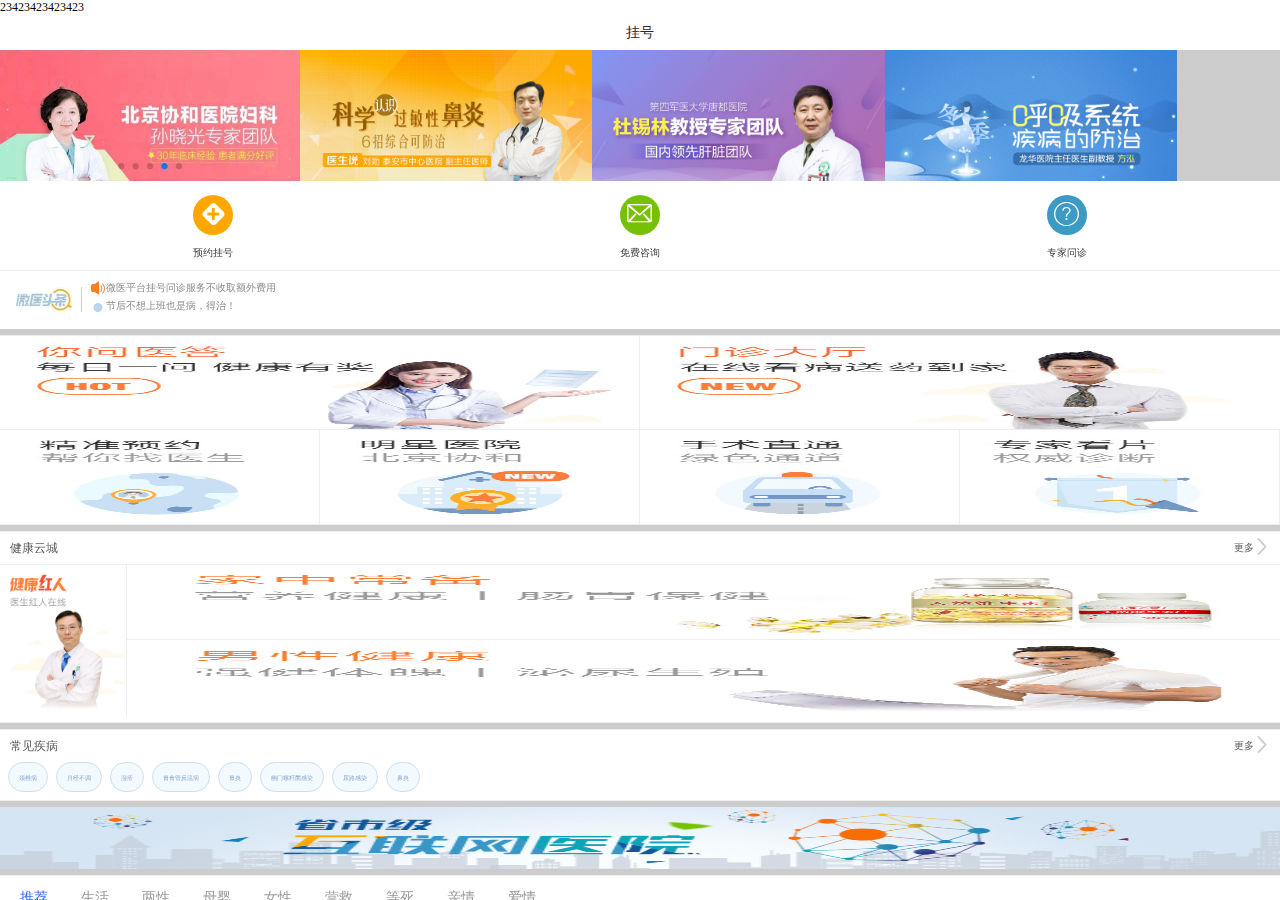
<file: index.html>
<!doctype html>
<html lang="en">
<head>
	<meta charset="UTF-8">
	<!-- 宽度为设备宽度，初始缩放比例为一，用户最小最大缩放比例为一，不允许用户手机缩放 -->
	<meta name="viewport" content="width=device-width,initial-scale=1,maximum-scale=1,minimum-scale=1,user-scalable=no">
	<!-- 禁止iOS设备将数字作为拨号连接、邮箱自动发送，点击地图跳转 -->
	<meta name="format-detection" content="telephone=no,email=no,adress=no">
	<!-- 强制全屏显示 -->
	<meta name="full-screen" content="yes">
	<!-- 开启对webapp的支持 -->
	<meta name="apple-mobile-web-app-capable" content="yes">
	<!-- webapp应用下状态条(平模顶部条)的颜色，默认值为default(白色或黑色半透明) -->
	<meta name="apple-mobile-web-app-status-bar-style" content="black-translucent">
	<!-- 禁止浏览器从缓存中访问页面内容 -->
	<meta http-epuiv="Pragma" content="no-cache">
	<title>Document</title>
	<link type="text/css" rel="stylesheet" href="css/style.css">
	<link type="text/css" rel="stylesheet" href="font/iconfont.css">
	<link type="text/css" rel="stylesheet" href="css/swiper.min.css">
</head>
<body>
	<div class="container">23423423423423
		<div class="main">
			<section class="registration">
				<header class="header">
					<h3>挂号</h3>
				</header>
				<div class="registration-con" id="registration">
					<div>
						<div class="banner" id="banner">
							<ul class="bannerSlide">
								<li class="on"><img src="img/banner1.jpg" alt=""></li>
								<li><img src="img/banner2.jpg" alt=""></li>
								<li><img src="img/banner3.jpg" alt=""></li>
								<li><img src="img/banner4.jpg" alt=""></li>
							</ul>
						</div>
						<nav class="r-nav">
							<a href="javascript:;">
								<i class="iconfont">&#xe724;</i>
								<b>预约挂号</b>
							</a>
							<a href="javascript:;">
								<i class="iconfont">&#xe6c1;</i>
								<b>免费咨询</b>
							</a>
							<a href="javascript:;">
								<i class="iconfont">&#xe605;</i>
								<b>专家问诊</b>
							</a>
						</nav>
						<div class="r-headline">
							<dl>
								<dt>
									<img src="img/headline1.jpg" alt="">
								</dt>
								<dd>
									<p><i class="iconfont">&#xf0003;</i><b>微医平台挂号问诊服务不收取额外费用</b></p>
									<span><em class="iconfont">&#xe60b;</em><b>节后不想上班也是病，得治！</b></span>
								</dd>
							</dl>
						</div>
						<div class="custom-entry">
							<div class="custom-entry-top">
								<img src="img/custom2.jpg" alt="">
								<img src="img/custom1.jpg" alt="">
							</div>
							<div class="custom-entry-bto">
								<img src="img/custom3.jpg" alt="">
								<img src="img/custom4.jpg" alt="">
								<img src="img/custom5.jpg" alt="">
								<img src="img/custom6.jpg" alt="">
							</div>
						</div>
						<div class="health-cloud">
							<div class="x-title">
								<h2>健康云城</h2>
								<p><b>更多</b><i class="iconfont">&#xe627;</i></p>
							</div>
							<div class="r-health">
								<div class="r-health-left">
									<img src="img/health1.jpg" alt="">
								</div>
								<div class="r-health-right">
									<img src="img/health2.jpg" alt="">
									<img src="img/health3.jpg" alt="">
								</div>
							</div>
						</div>
						<div class="ordinary">
							<div class="x-title">
								<h2>常见疾病</h2>
								<p><b>更多</b><i class="iconfont">&#xe627;</i></p>
							</div>
							<div class="ordinary-option">
								<a href="javascript:;">颈椎病</a>
								<a href="javascript:;">月经不调</a>
								<a href="javascript:;">湿疹</a>
								<a href="javascript:;">胃食管反流病</a>
								<a href="javascript:;">胃炎</a>
								<a href="javascript:;">幽门螺杆菌感染</a>
								<a href="javascript:;">尿路感染</a>
								<a href="javascript:;">鼻炎</a>
							</div>
						</div>
						<div class="r-ad">
							<img src="img/ban.png" alt="">
						</div>
						<div class="little-main">
							<nav class="little-nav" id="little-nav">
								<div>
									<a href="javascript:;" class="little-nav-on">推荐</a>
									<a href="javascript:;">生活</a>
									<a href="javascript:;">两性</a>
									<a href="javascript:;">母婴</a>
									<a href="javascript:;">女性</a>
									<a href="javascript:;">营救</a>
									<a href="javascript:;">等死</a>
									<a href="javascript:;">亲情</a>
									<a href="javascript:;">爱情</a>
								</div>
							</nav>
							<div class="little-main-con">
								<dl>
									<dt>
										<img src="img/con1.jpg" alt="">
									</dt>
									<dd>
										<h2>节后不想上班也是病，得治！</h2>
										<p>老板，生病了能请假吗？</p>
									</dd>
								</dl>
								<dl>
									<dt>
										<img src="img/con2.jpg" alt="">
									</dt>
									<dd>
										<h2>为什么你的黑眼圈总是消不掉</h2>
										<p>是色素沉着、皮肤老化，还是脂肪流失？</p>
									</dd>
								</dl>
								<dl>
									<dt>
										<img src="img/con3.jpg" alt="">
									</dt>
									<dd>
										<h2>遗精这件事，伤不伤身体</h2>
										<p>多久一次才算正常</p>
									</dd>
								</dl>
								<dl>
									<dt>
										<img src="img/con4.jpg" alt="">
									</dt>
									<dd>
										<h2>听说，准妈妈血型不对易流产</h2>
										<p>这些产前检查能帮到你！</p>
									</dd>
								</dl>
								<dl>
									<dt>
										<img src="img/con5.jpg" alt="">
									</dt>
									<dd>
										<h2>爱吃海鲜易得肾结石，真假？</h2>
										<p>听说不爱喝水也有影响</p>
									</dd>
								</dl>
							</div>
						</div>
					</div>
				</div>
			</section>
		</div>
		<footer class="footer">
			
		</footer>
	</div>
</body>
<script type="text/javascript" src="js/zepto.min.js"></script>
<script type="text/javascript" src="js/swiper.min.js"></script>
<script type="text/javascript" src="js/iscroll5.js"></script>
<script type="text/javascript" src="js/index.js"></script>
<script type="text/javascript" src="js/registration.js"></script>
</html>
</file>
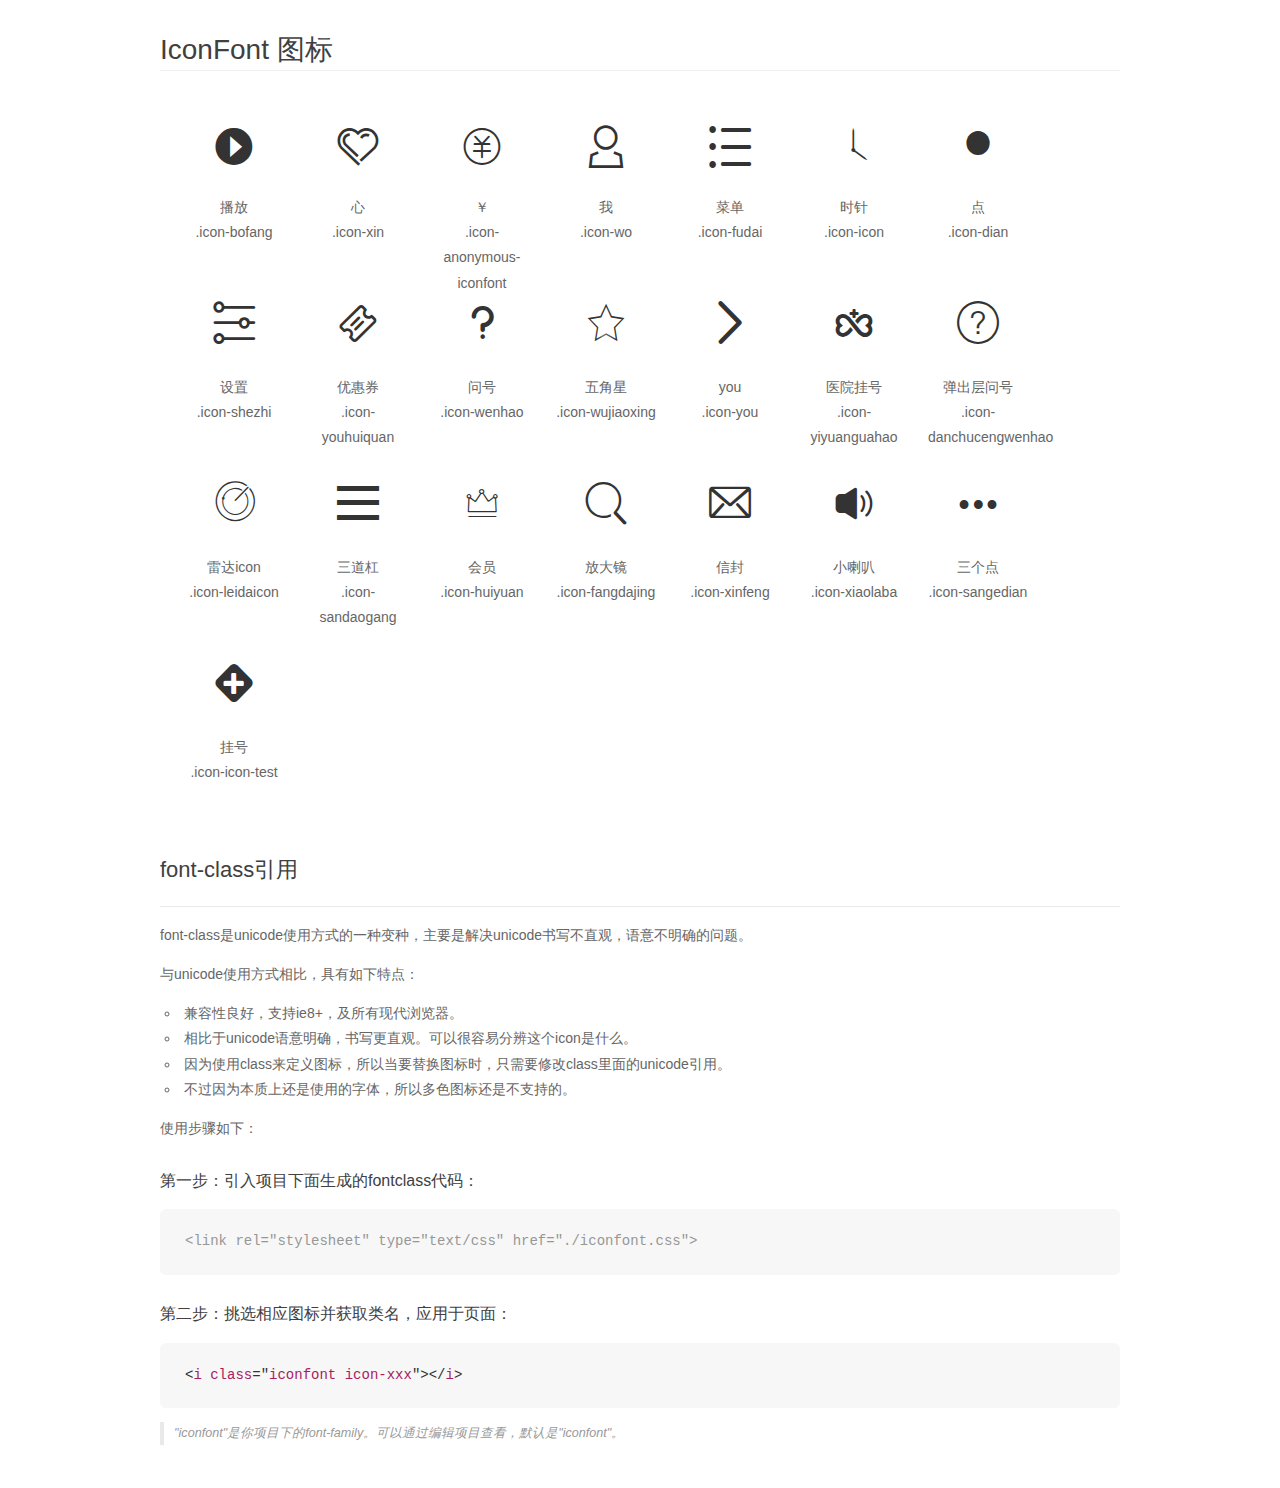
<file: font/demo_fontclass.html>
<!DOCTYPE html>
<html>
<head>
    <meta charset="utf-8"/>
    <title>IconFont</title>
    <link rel="stylesheet" href="demo.css">
    <link rel="stylesheet" href="iconfont.css">
</head>
<body>
    <div class="main markdown">
        <h1>IconFont 图标</h1>
        <ul class="icon_lists clear">
            
                <li>
                <i class="icon iconfont icon-bofang"></i>
                    <div class="name">播放</div>
                    <div class="fontclass">.icon-bofang</div>
                </li>
            
                <li>
                <i class="icon iconfont icon-xin"></i>
                    <div class="name">心</div>
                    <div class="fontclass">.icon-xin</div>
                </li>
            
                <li>
                <i class="icon iconfont icon-anonymous-iconfont"></i>
                    <div class="name">￥</div>
                    <div class="fontclass">.icon-anonymous-iconfont</div>
                </li>
            
                <li>
                <i class="icon iconfont icon-wo"></i>
                    <div class="name">我</div>
                    <div class="fontclass">.icon-wo</div>
                </li>
            
                <li>
                <i class="icon iconfont icon-fudai"></i>
                    <div class="name">菜单</div>
                    <div class="fontclass">.icon-fudai</div>
                </li>
            
                <li>
                <i class="icon iconfont icon-icon"></i>
                    <div class="name">时针</div>
                    <div class="fontclass">.icon-icon</div>
                </li>
            
                <li>
                <i class="icon iconfont icon-dian"></i>
                    <div class="name">点</div>
                    <div class="fontclass">.icon-dian</div>
                </li>
            
                <li>
                <i class="icon iconfont icon-shezhi"></i>
                    <div class="name">设置</div>
                    <div class="fontclass">.icon-shezhi</div>
                </li>
            
                <li>
                <i class="icon iconfont icon-youhuiquan"></i>
                    <div class="name">优惠券</div>
                    <div class="fontclass">.icon-youhuiquan</div>
                </li>
            
                <li>
                <i class="icon iconfont icon-wenhao"></i>
                    <div class="name">问号</div>
                    <div class="fontclass">.icon-wenhao</div>
                </li>
            
                <li>
                <i class="icon iconfont icon-wujiaoxing"></i>
                    <div class="name">五角星</div>
                    <div class="fontclass">.icon-wujiaoxing</div>
                </li>
            
                <li>
                <i class="icon iconfont icon-you"></i>
                    <div class="name">you</div>
                    <div class="fontclass">.icon-you</div>
                </li>
            
                <li>
                <i class="icon iconfont icon-yiyuanguahao"></i>
                    <div class="name">医院挂号</div>
                    <div class="fontclass">.icon-yiyuanguahao</div>
                </li>
            
                <li>
                <i class="icon iconfont icon-danchucengwenhao"></i>
                    <div class="name">弹出层问号</div>
                    <div class="fontclass">.icon-danchucengwenhao</div>
                </li>
            
                <li>
                <i class="icon iconfont icon-leidaicon"></i>
                    <div class="name">雷达icon</div>
                    <div class="fontclass">.icon-leidaicon</div>
                </li>
            
                <li>
                <i class="icon iconfont icon-sandaogang"></i>
                    <div class="name">三道杠</div>
                    <div class="fontclass">.icon-sandaogang</div>
                </li>
            
                <li>
                <i class="icon iconfont icon-huiyuan"></i>
                    <div class="name">会员</div>
                    <div class="fontclass">.icon-huiyuan</div>
                </li>
            
                <li>
                <i class="icon iconfont icon-fangdajing"></i>
                    <div class="name">放大镜</div>
                    <div class="fontclass">.icon-fangdajing</div>
                </li>
            
                <li>
                <i class="icon iconfont icon-xinfeng"></i>
                    <div class="name">信封</div>
                    <div class="fontclass">.icon-xinfeng</div>
                </li>
            
                <li>
                <i class="icon iconfont icon-xiaolaba"></i>
                    <div class="name">小喇叭</div>
                    <div class="fontclass">.icon-xiaolaba</div>
                </li>
            
                <li>
                <i class="icon iconfont icon-sangedian"></i>
                    <div class="name">三个点</div>
                    <div class="fontclass">.icon-sangedian</div>
                </li>
            
                <li>
                <i class="icon iconfont icon-icon-test"></i>
                    <div class="name">挂号</div>
                    <div class="fontclass">.icon-icon-test</div>
                </li>
            
        </ul>

        <h2 id="font-class-">font-class引用</h2>
        <hr>

        <p>font-class是unicode使用方式的一种变种，主要是解决unicode书写不直观，语意不明确的问题。</p>
        <p>与unicode使用方式相比，具有如下特点：</p>
        <ul>
        <li>兼容性良好，支持ie8+，及所有现代浏览器。</li>
        <li>相比于unicode语意明确，书写更直观。可以很容易分辨这个icon是什么。</li>
        <li>因为使用class来定义图标，所以当要替换图标时，只需要修改class里面的unicode引用。</li>
        <li>不过因为本质上还是使用的字体，所以多色图标还是不支持的。</li>
        </ul>
        <p>使用步骤如下：</p>
        <h3 id="-fontclass-">第一步：引入项目下面生成的fontclass代码：</h3>


        <pre><code class="lang-js hljs javascript"><span class="hljs-comment">&lt;link rel="stylesheet" type="text/css" href="./iconfont.css"&gt;</span></code></pre>
        <h3 id="-">第二步：挑选相应图标并获取类名，应用于页面：</h3>
        <pre><code class="lang-css hljs">&lt;<span class="hljs-selector-tag">i</span> <span class="hljs-selector-tag">class</span>="<span class="hljs-selector-tag">iconfont</span> <span class="hljs-selector-tag">icon-xxx</span>"&gt;&lt;/<span class="hljs-selector-tag">i</span>&gt;</code></pre>
        <blockquote>
        <p>"iconfont"是你项目下的font-family。可以通过编辑项目查看，默认是"iconfont"。</p>
        </blockquote>
    </div>
</body>
</html>
</file>
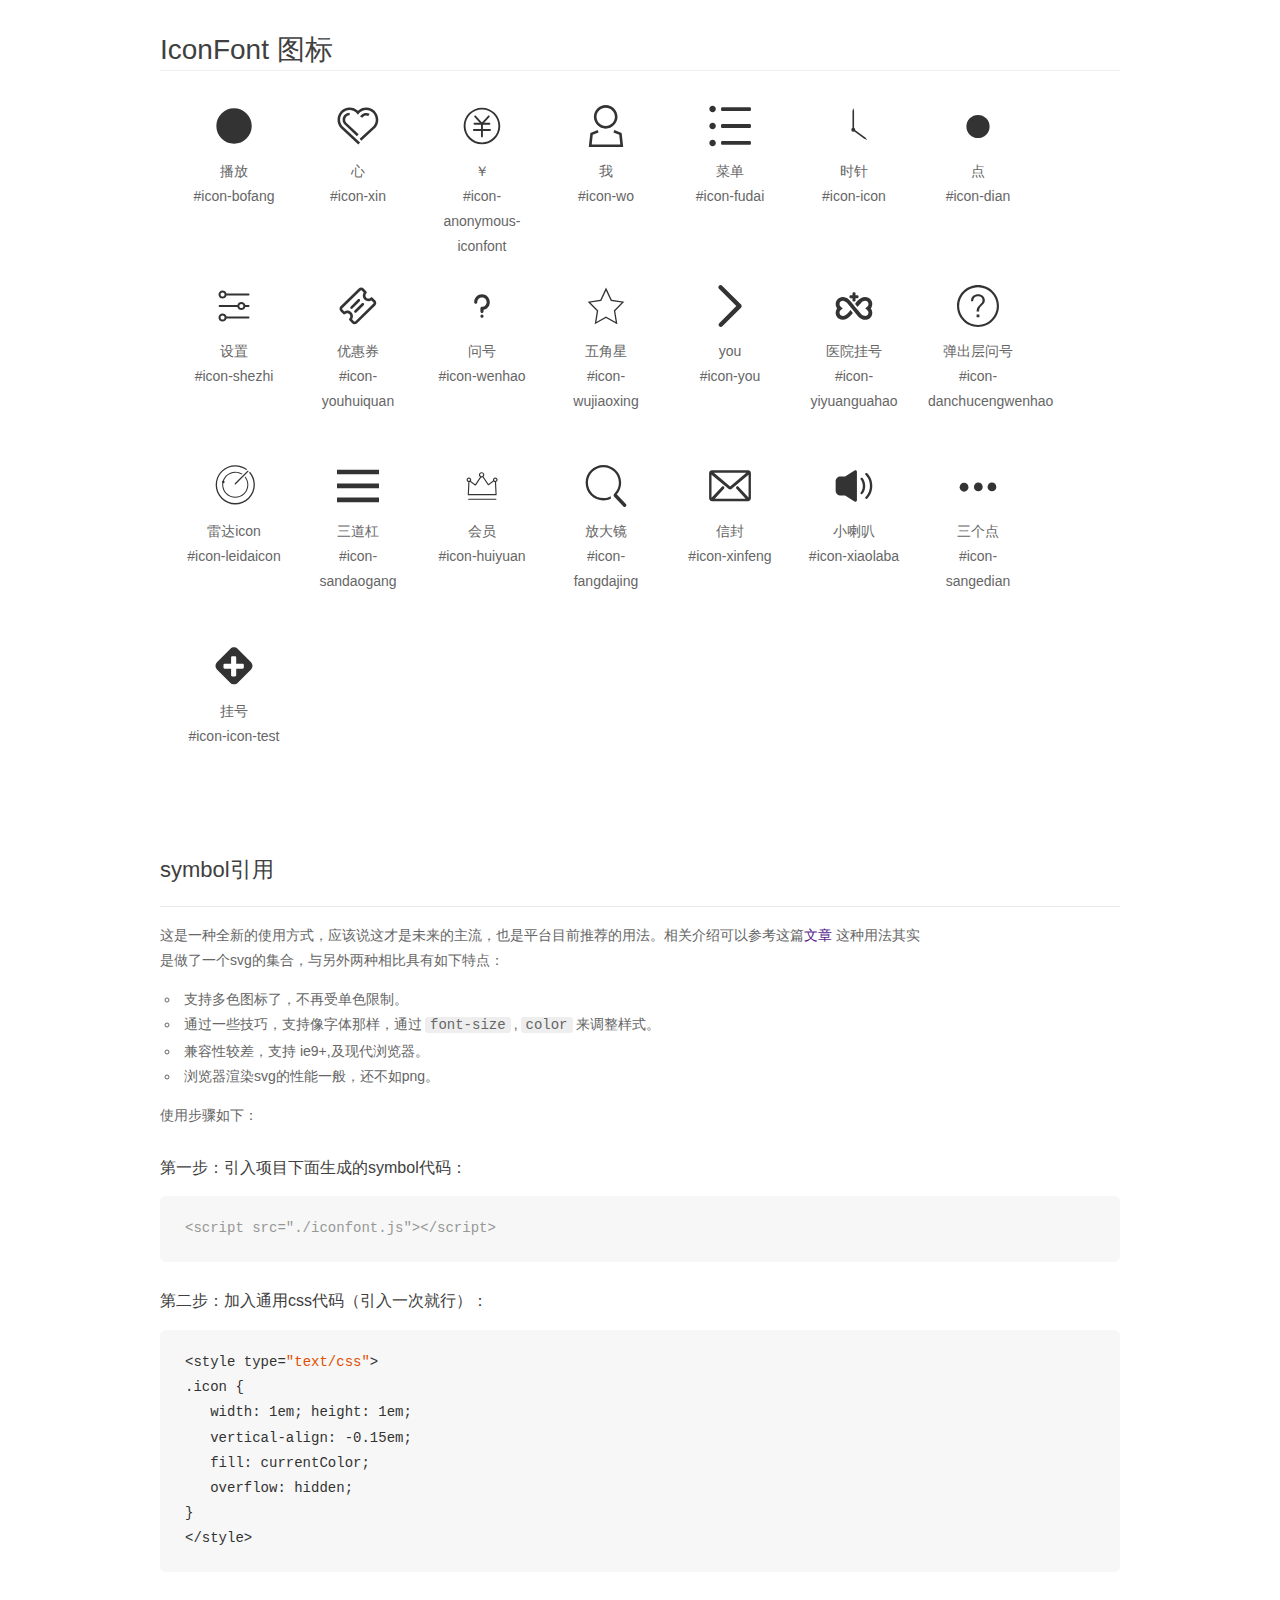
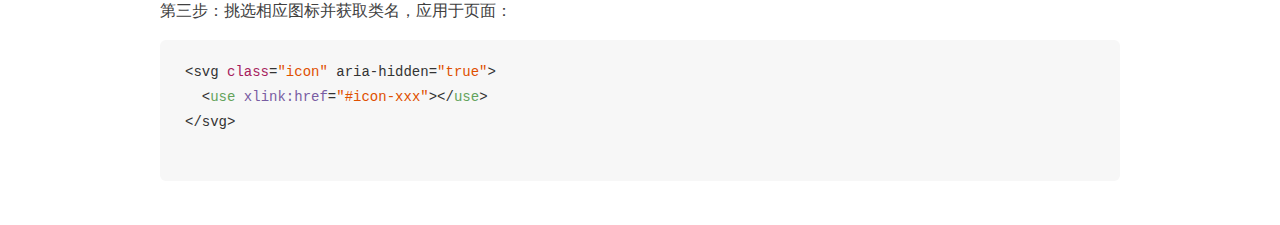
<file: font/demo_symbol.html>
<!DOCTYPE html>
<html>
<head>
    <meta charset="utf-8"/>
    <title>IconFont</title>
    <link rel="stylesheet" href="demo.css">
    <script src="iconfont.js"></script>

    <style type="text/css">
        .icon {
          /* 通过设置 font-size 来改变图标大小 */
          width: 1em; height: 1em;
          /* 图标和文字相邻时，垂直对齐 */
          vertical-align: -0.15em;
          /* 通过设置 color 来改变 SVG 的颜色/fill */
          fill: currentColor;
          /* path 和 stroke 溢出 viewBox 部分在 IE 下会显示
             normalize.css 中也包含这行 */
          overflow: hidden;
        }

    </style>
</head>
<body>
    <div class="main markdown">
        <h1>IconFont 图标</h1>
        <ul class="icon_lists clear">
            
                <li>
                    <svg class="icon" aria-hidden="true">
                        <use xlink:href="#icon-bofang"></use>
                    </svg>
                    <div class="name">播放</div>
                    <div class="fontclass">#icon-bofang</div>
                </li>
            
                <li>
                    <svg class="icon" aria-hidden="true">
                        <use xlink:href="#icon-xin"></use>
                    </svg>
                    <div class="name">心</div>
                    <div class="fontclass">#icon-xin</div>
                </li>
            
                <li>
                    <svg class="icon" aria-hidden="true">
                        <use xlink:href="#icon-anonymous-iconfont"></use>
                    </svg>
                    <div class="name">￥</div>
                    <div class="fontclass">#icon-anonymous-iconfont</div>
                </li>
            
                <li>
                    <svg class="icon" aria-hidden="true">
                        <use xlink:href="#icon-wo"></use>
                    </svg>
                    <div class="name">我</div>
                    <div class="fontclass">#icon-wo</div>
                </li>
            
                <li>
                    <svg class="icon" aria-hidden="true">
                        <use xlink:href="#icon-fudai"></use>
                    </svg>
                    <div class="name">菜单</div>
                    <div class="fontclass">#icon-fudai</div>
                </li>
            
                <li>
                    <svg class="icon" aria-hidden="true">
                        <use xlink:href="#icon-icon"></use>
                    </svg>
                    <div class="name">时针</div>
                    <div class="fontclass">#icon-icon</div>
                </li>
            
                <li>
                    <svg class="icon" aria-hidden="true">
                        <use xlink:href="#icon-dian"></use>
                    </svg>
                    <div class="name">点</div>
                    <div class="fontclass">#icon-dian</div>
                </li>
            
                <li>
                    <svg class="icon" aria-hidden="true">
                        <use xlink:href="#icon-shezhi"></use>
                    </svg>
                    <div class="name">设置</div>
                    <div class="fontclass">#icon-shezhi</div>
                </li>
            
                <li>
                    <svg class="icon" aria-hidden="true">
                        <use xlink:href="#icon-youhuiquan"></use>
                    </svg>
                    <div class="name">优惠券</div>
                    <div class="fontclass">#icon-youhuiquan</div>
                </li>
            
                <li>
                    <svg class="icon" aria-hidden="true">
                        <use xlink:href="#icon-wenhao"></use>
                    </svg>
                    <div class="name">问号</div>
                    <div class="fontclass">#icon-wenhao</div>
                </li>
            
                <li>
                    <svg class="icon" aria-hidden="true">
                        <use xlink:href="#icon-wujiaoxing"></use>
                    </svg>
                    <div class="name">五角星</div>
                    <div class="fontclass">#icon-wujiaoxing</div>
                </li>
            
                <li>
                    <svg class="icon" aria-hidden="true">
                        <use xlink:href="#icon-you"></use>
                    </svg>
                    <div class="name">you</div>
                    <div class="fontclass">#icon-you</div>
                </li>
            
                <li>
                    <svg class="icon" aria-hidden="true">
                        <use xlink:href="#icon-yiyuanguahao"></use>
                    </svg>
                    <div class="name">医院挂号</div>
                    <div class="fontclass">#icon-yiyuanguahao</div>
                </li>
            
                <li>
                    <svg class="icon" aria-hidden="true">
                        <use xlink:href="#icon-danchucengwenhao"></use>
                    </svg>
                    <div class="name">弹出层问号</div>
                    <div class="fontclass">#icon-danchucengwenhao</div>
                </li>
            
                <li>
                    <svg class="icon" aria-hidden="true">
                        <use xlink:href="#icon-leidaicon"></use>
                    </svg>
                    <div class="name">雷达icon</div>
                    <div class="fontclass">#icon-leidaicon</div>
                </li>
            
                <li>
                    <svg class="icon" aria-hidden="true">
                        <use xlink:href="#icon-sandaogang"></use>
                    </svg>
                    <div class="name">三道杠</div>
                    <div class="fontclass">#icon-sandaogang</div>
                </li>
            
                <li>
                    <svg class="icon" aria-hidden="true">
                        <use xlink:href="#icon-huiyuan"></use>
                    </svg>
                    <div class="name">会员</div>
                    <div class="fontclass">#icon-huiyuan</div>
                </li>
            
                <li>
                    <svg class="icon" aria-hidden="true">
                        <use xlink:href="#icon-fangdajing"></use>
                    </svg>
                    <div class="name">放大镜</div>
                    <div class="fontclass">#icon-fangdajing</div>
                </li>
            
                <li>
                    <svg class="icon" aria-hidden="true">
                        <use xlink:href="#icon-xinfeng"></use>
                    </svg>
                    <div class="name">信封</div>
                    <div class="fontclass">#icon-xinfeng</div>
                </li>
            
                <li>
                    <svg class="icon" aria-hidden="true">
                        <use xlink:href="#icon-xiaolaba"></use>
                    </svg>
                    <div class="name">小喇叭</div>
                    <div class="fontclass">#icon-xiaolaba</div>
                </li>
            
                <li>
                    <svg class="icon" aria-hidden="true">
                        <use xlink:href="#icon-sangedian"></use>
                    </svg>
                    <div class="name">三个点</div>
                    <div class="fontclass">#icon-sangedian</div>
                </li>
            
                <li>
                    <svg class="icon" aria-hidden="true">
                        <use xlink:href="#icon-icon-test"></use>
                    </svg>
                    <div class="name">挂号</div>
                    <div class="fontclass">#icon-icon-test</div>
                </li>
            
        </ul>


        <h2 id="symbol-">symbol引用</h2>
        <hr>

        <p>这是一种全新的使用方式，应该说这才是未来的主流，也是平台目前推荐的用法。相关介绍可以参考这篇<a href="">文章</a>
        这种用法其实是做了一个svg的集合，与另外两种相比具有如下特点：</p>
        <ul>
          <li>支持多色图标了，不再受单色限制。</li>
          <li>通过一些技巧，支持像字体那样，通过<code>font-size</code>,<code>color</code>来调整样式。</li>
          <li>兼容性较差，支持 ie9+,及现代浏览器。</li>
          <li>浏览器渲染svg的性能一般，还不如png。</li>
        </ul>
        <p>使用步骤如下：</p>
        <h3 id="-symbol-">第一步：引入项目下面生成的symbol代码：</h3>
        <pre><code class="lang-js hljs javascript"><span class="hljs-comment">&lt;script src="./iconfont.js"&gt;&lt;/script&gt;</span></code></pre>
        <h3 id="-css-">第二步：加入通用css代码（引入一次就行）：</h3>
        <pre><code class="lang-js hljs javascript">&lt;style type=<span class="hljs-string">"text/css"</span>&gt;
.icon {
   width: <span class="hljs-number">1</span>em; height: <span class="hljs-number">1</span>em;
   vertical-align: <span class="hljs-number">-0.15</span>em;
   fill: currentColor;
   overflow: hidden;
}
&lt;<span class="hljs-regexp">/style&gt;</span></code></pre>
        <h3 id="-">第三步：挑选相应图标并获取类名，应用于页面：</h3>
        <pre><code class="lang-js hljs javascript">&lt;svg <span class="hljs-class"><span class="hljs-keyword">class</span></span>=<span class="hljs-string">"icon"</span> aria-hidden=<span class="hljs-string">"true"</span>&gt;<span class="xml"><span class="hljs-tag">
  &lt;<span class="hljs-name">use</span> <span class="hljs-attr">xlink:href</span>=<span class="hljs-string">"#icon-xxx"</span>&gt;</span><span class="hljs-tag">&lt;/<span class="hljs-name">use</span>&gt;</span>
</span>&lt;<span class="hljs-regexp">/svg&gt;
        </span></code></pre>
    </div>
</body>
</html>
</file>
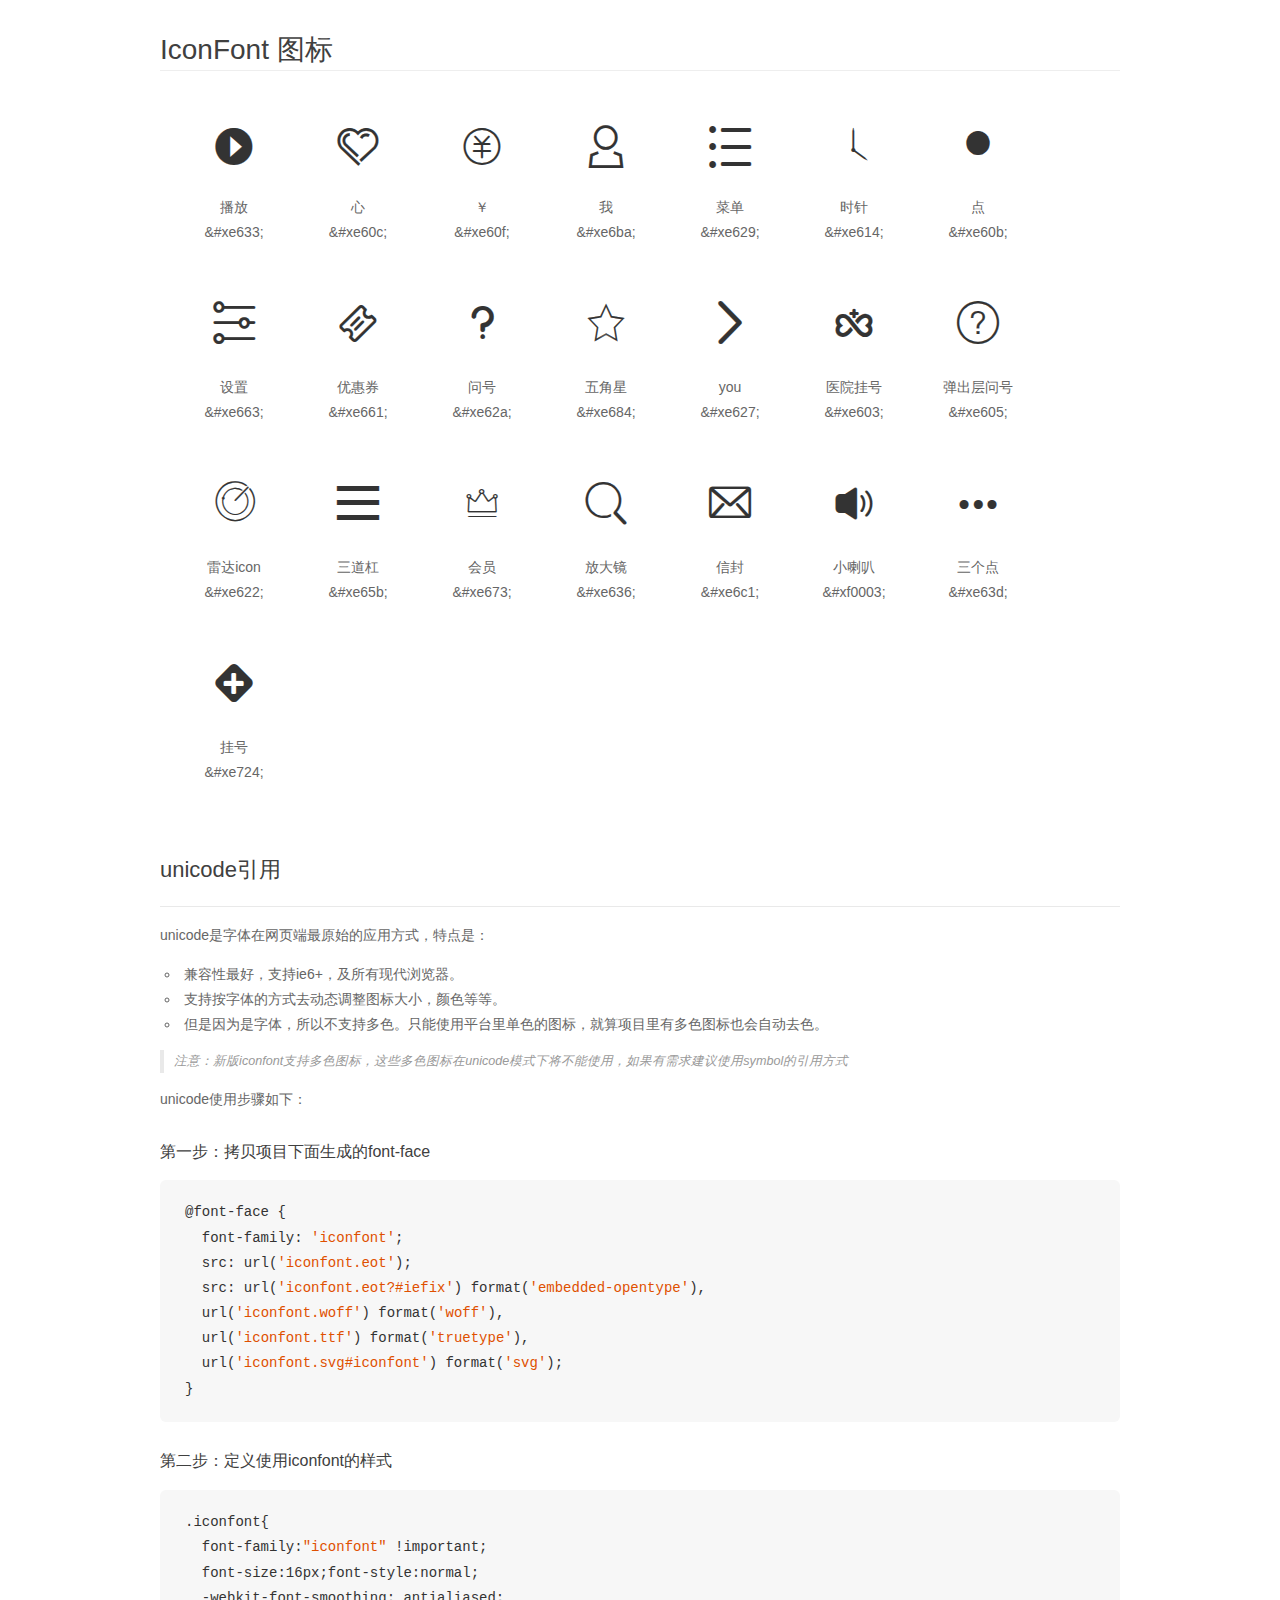
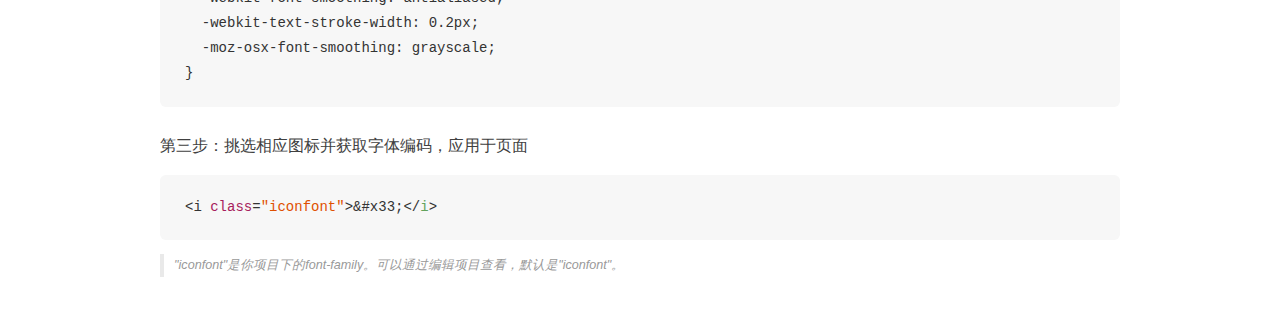
<file: font/demo_unicode.html>
<!DOCTYPE html>
<html>
<head>
    <meta charset="utf-8"/>
    <title>IconFont</title>
    <link rel="stylesheet" href="demo.css">

    <style type="text/css">

        @font-face {font-family: "iconfont";
          src: url('iconfont.eot'); /* IE9*/
          src: url('iconfont.eot#iefix') format('embedded-opentype'), /* IE6-IE8 */
          url('iconfont.woff') format('woff'), /* chrome, firefox */
          url('iconfont.ttf') format('truetype'), /* chrome, firefox, opera, Safari, Android, iOS 4.2+*/
          url('iconfont.svg#iconfont') format('svg'); /* iOS 4.1- */
        }

        .iconfont {
          font-family:"iconfont" !important;
          font-size:16px;
          font-style:normal;
          -webkit-font-smoothing: antialiased;
          -webkit-text-stroke-width: 0.2px;
          -moz-osx-font-smoothing: grayscale;
        }

    </style>
</head>
<body>
    <div class="main markdown">
        <h1>IconFont 图标</h1>
        <ul class="icon_lists clear">
            
                <li>
                <i class="icon iconfont">&#xe633;</i>
                    <div class="name">播放</div>
                    <div class="code">&amp;#xe633;</div>
                </li>
            
                <li>
                <i class="icon iconfont">&#xe60c;</i>
                    <div class="name">心</div>
                    <div class="code">&amp;#xe60c;</div>
                </li>
            
                <li>
                <i class="icon iconfont">&#xe60f;</i>
                    <div class="name">￥</div>
                    <div class="code">&amp;#xe60f;</div>
                </li>
            
                <li>
                <i class="icon iconfont">&#xe6ba;</i>
                    <div class="name">我</div>
                    <div class="code">&amp;#xe6ba;</div>
                </li>
            
                <li>
                <i class="icon iconfont">&#xe629;</i>
                    <div class="name">菜单</div>
                    <div class="code">&amp;#xe629;</div>
                </li>
            
                <li>
                <i class="icon iconfont">&#xe614;</i>
                    <div class="name">时针</div>
                    <div class="code">&amp;#xe614;</div>
                </li>
            
                <li>
                <i class="icon iconfont">&#xe60b;</i>
                    <div class="name">点</div>
                    <div class="code">&amp;#xe60b;</div>
                </li>
            
                <li>
                <i class="icon iconfont">&#xe663;</i>
                    <div class="name">设置</div>
                    <div class="code">&amp;#xe663;</div>
                </li>
            
                <li>
                <i class="icon iconfont">&#xe661;</i>
                    <div class="name">优惠券</div>
                    <div class="code">&amp;#xe661;</div>
                </li>
            
                <li>
                <i class="icon iconfont">&#xe62a;</i>
                    <div class="name">问号</div>
                    <div class="code">&amp;#xe62a;</div>
                </li>
            
                <li>
                <i class="icon iconfont">&#xe684;</i>
                    <div class="name">五角星</div>
                    <div class="code">&amp;#xe684;</div>
                </li>
            
                <li>
                <i class="icon iconfont">&#xe627;</i>
                    <div class="name">you</div>
                    <div class="code">&amp;#xe627;</div>
                </li>
            
                <li>
                <i class="icon iconfont">&#xe603;</i>
                    <div class="name">医院挂号</div>
                    <div class="code">&amp;#xe603;</div>
                </li>
            
                <li>
                <i class="icon iconfont">&#xe605;</i>
                    <div class="name">弹出层问号</div>
                    <div class="code">&amp;#xe605;</div>
                </li>
            
                <li>
                <i class="icon iconfont">&#xe622;</i>
                    <div class="name">雷达icon</div>
                    <div class="code">&amp;#xe622;</div>
                </li>
            
                <li>
                <i class="icon iconfont">&#xe65b;</i>
                    <div class="name">三道杠</div>
                    <div class="code">&amp;#xe65b;</div>
                </li>
            
                <li>
                <i class="icon iconfont">&#xe673;</i>
                    <div class="name">会员</div>
                    <div class="code">&amp;#xe673;</div>
                </li>
            
                <li>
                <i class="icon iconfont">&#xe636;</i>
                    <div class="name">放大镜</div>
                    <div class="code">&amp;#xe636;</div>
                </li>
            
                <li>
                <i class="icon iconfont">&#xe6c1;</i>
                    <div class="name">信封</div>
                    <div class="code">&amp;#xe6c1;</div>
                </li>
            
                <li>
                <i class="icon iconfont">&#xf0003;</i>
                    <div class="name">小喇叭</div>
                    <div class="code">&amp;#xf0003;</div>
                </li>
            
                <li>
                <i class="icon iconfont">&#xe63d;</i>
                    <div class="name">三个点</div>
                    <div class="code">&amp;#xe63d;</div>
                </li>
            
                <li>
                <i class="icon iconfont">&#xe724;</i>
                    <div class="name">挂号</div>
                    <div class="code">&amp;#xe724;</div>
                </li>
            
        </ul>
        <h2 id="unicode-">unicode引用</h2>
        <hr>

        <p>unicode是字体在网页端最原始的应用方式，特点是：</p>
        <ul>
        <li>兼容性最好，支持ie6+，及所有现代浏览器。</li>
        <li>支持按字体的方式去动态调整图标大小，颜色等等。</li>
        <li>但是因为是字体，所以不支持多色。只能使用平台里单色的图标，就算项目里有多色图标也会自动去色。</li>
        </ul>
        <blockquote>
        <p>注意：新版iconfont支持多色图标，这些多色图标在unicode模式下将不能使用，如果有需求建议使用symbol的引用方式</p>
        </blockquote>
        <p>unicode使用步骤如下：</p>
        <h3 id="-font-face">第一步：拷贝项目下面生成的font-face</h3>
        <pre><code class="lang-js hljs javascript">@font-face {
  font-family: <span class="hljs-string">'iconfont'</span>;
  src: url(<span class="hljs-string">'iconfont.eot'</span>);
  src: url(<span class="hljs-string">'iconfont.eot?#iefix'</span>) format(<span class="hljs-string">'embedded-opentype'</span>),
  url(<span class="hljs-string">'iconfont.woff'</span>) format(<span class="hljs-string">'woff'</span>),
  url(<span class="hljs-string">'iconfont.ttf'</span>) format(<span class="hljs-string">'truetype'</span>),
  url(<span class="hljs-string">'iconfont.svg#iconfont'</span>) format(<span class="hljs-string">'svg'</span>);
}
</code></pre>
        <h3 id="-iconfont-">第二步：定义使用iconfont的样式</h3>
        <pre><code class="lang-js hljs javascript">.iconfont{
  font-family:<span class="hljs-string">"iconfont"</span> !important;
  font-size:<span class="hljs-number">16</span>px;font-style:normal;
  -webkit-font-smoothing: antialiased;
  -webkit-text-stroke-width: <span class="hljs-number">0.2</span>px;
  -moz-osx-font-smoothing: grayscale;
}
</code></pre>
        <h3 id="-">第三步：挑选相应图标并获取字体编码，应用于页面</h3>
        <pre><code class="lang-js hljs javascript">&lt;i <span class="hljs-class"><span class="hljs-keyword">class</span></span>=<span class="hljs-string">"iconfont"</span>&gt;&amp;#x33;<span class="xml"><span class="hljs-tag">&lt;/<span class="hljs-name">i</span>&gt;</span></span></code></pre>

        <blockquote>
        <p>"iconfont"是你项目下的font-family。可以通过编辑项目查看，默认是"iconfont"。</p>
        </blockquote>
    </div>


</body>
</html>
</file>
<file: font/iconfont.css>
@font-face {font-family: "iconfont";
  src: url('iconfont.eot?t=1483512951639'); /* IE9*/
  src: url('iconfont.eot?t=1483512951639#iefix') format('embedded-opentype'), /* IE6-IE8 */
  url('iconfont.woff?t=1483512951639') format('woff'), /* chrome, firefox */
  url('iconfont.ttf?t=1483512951639') format('truetype'), /* chrome, firefox, opera, Safari, Android, iOS 4.2+*/
  url('iconfont.svg?t=1483512951639#iconfont') format('svg'); /* iOS 4.1- */
}

.iconfont {
  font-family:"iconfont" !important;
  font-size:16px;
  font-style:normal;
  -webkit-font-smoothing: antialiased;
  -moz-osx-font-smoothing: grayscale;
}

.icon-bofang:before { content: "\e633"; }

.icon-xin:before { content: "\e60c"; }

.icon-anonymous-iconfont:before { content: "\e60f"; }

.icon-wo:before { content: "\e6ba"; }

.icon-fudai:before { content: "\e629"; }

.icon-icon:before { content: "\e614"; }

.icon-dian:before { content: "\e60b"; }

.icon-shezhi:before { content: "\e663"; }

.icon-youhuiquan:before { content: "\e661"; }

.icon-wenhao:before { content: "\e62a"; }

.icon-wujiaoxing:before { content: "\e684"; }

.icon-you:before { content: "\e627"; }

.icon-yiyuanguahao:before { content: "\e603"; }

.icon-danchucengwenhao:before { content: "\e605"; }

.icon-leidaicon:before { content: "\e622"; }

.icon-sandaogang:before { content: "\e65b"; }

.icon-huiyuan:before { content: "\e673"; }

.icon-fangdajing:before { content: "\e636"; }

.icon-xinfeng:before { content: "\e6c1"; }

.icon-xiaolaba:before { content: "\f0003"; }

.icon-sangedian:before { content: "\e63d"; }

.icon-icon-test:before { content: "\e724"; }
</file>
<file: css/style.css>
@import url("reset.css");
html {
  font-size: 50px; }

b {
  font-weight: normal; }

html, body, .container {
  width: 100%;
  height: 100%; }

/*********************************************************webkit*******************************************************************/
.container {
  display: -webkit-flex;
  -webkit-flex-direction: column; }

.main, .registration, .registration-con {
  display: -webkit-flex;
  -webkit-flex-direction: column;
  -webkit-flex: 1;
  background-color: #ccc;
  overflow: hidden; }

/***********************************************************header**************************************************************************/
.header {
  width: 100%;
  height: 0.7rem;
  background-color: #fff; }
  .header h3 {
    text-align: center;
    line-height: 0.7rem;
    font-size: 0.28rem;
    color: #282828; }

/************************************************************registration****************************************************************/
.banner {
  width: 100%;
  height: 2.62rem; }
  .banner img {
    width: 100%;
    height: 2.62rem; }

.bannerSlide {
  width: 100%;
  display: -webkit-box; }

.r-nav {
  width: 100%;
  display: -webkit-flex;
  border-bottom: 1px solid #EFEFEF;
  background-color: #fff; }
  .r-nav a {
    width: 33.33%;
    text-align: center; }
    .r-nav a i {
      display: block;
      width: 0.8rem;
      height: 0.8rem;
      display: inline-block;
      line-height: 0.8rem;
      border-radius: 50%;
      font-size: 0.5rem;
      color: #fff;
      margin-top: 0.28rem; }
    .r-nav a b {
      display: block;
      line-height: 0.7rem;
      font-size: 0.2rem;
      color: #3F3F3F; }
  .r-nav a:nth-of-type(1) i {
    background-color: #FFA701; }
  .r-nav a:nth-of-type(2) i {
    background-color: #76C104; }
  .r-nav a:nth-of-type(3) i {
    background-color: #3D9AC5; }

.r-headline {
  width: 100%;
  background-color: #fff;
  padding-top: 0.2rem;
  padding-bottom: 0.24rem;
  padding-left: 0.32rem;
  margin-bottom: 0.12rem; }
  .r-headline dl {
    display: -webkit-flex;
    align-items: center; }
    .r-headline dl dt {
      width: 1.32rem;
      height: 0.5rem;
      border-right: 2px solid #ccc;
      margin-right: 0.16rem; }
      .r-headline dl dt img {
        width: 1.3rem;
        height: 0.5rem; }
    .r-headline dl dd p {
      display: -webkit-flex;
      vertical-align: middle; }
    .r-headline dl dd span {
      display: -webkit-flex;
      vertical-align: middle; }
    .r-headline dl dd i {
      color: #FE7E25; }
    .r-headline dl dd b {
      color: #8D8D8D;
      font-size: 0.2rem; }
    .r-headline dl dd em {
      color: #BAD4EB; }

.custom-entry {
  width: 100%;
  border-top: 1px solid #eee;
  border-bottom: 1px solid #eee;
  background: #fff;
  margin-bottom: 0.12rem; }

.custom-entry-top {
  width: 100%;
  height: 1.88rem;
  display: -webkit-flex; }
  .custom-entry-top img {
    width: 50%;
    height: 1.88rem;
    border-bottom: 1px solid #eee; }
  .custom-entry-top img:first-child {
    border-right: 1px solid #eee; }

.custom-entry-bto {
  width: 100%;
  height: 1.88rem;
  display: -webkit-flex; }
  .custom-entry-bto img {
    width: 25%;
    height: 1.88rem;
    border-right: 1px solid #eee; }

.health-cloud {
  border-top: 1px solid #eee;
  border-bottom: 1px solid #eee;
  margin-bottom: 0.12rem;
  background: #fff; }

.x-title {
  display: -webkit-flex;
  justify-content: space-between;
  padding-left: 0.2rem;
  padding-right: 0.2rem;
  line-height: 0.64rem;
  font-size: 0.22rem;
  color: #5B5B5B;
  background-color: #fff; }
  .x-title p {
    display: -webkit-flex;
    align-items: center; }
    .x-title p b {
      vertical-align: middle;
      font-size: 0.2rem; }
    .x-title p i {
      vertical-align: middle;
      color: #ccc; }

.r-health {
  width: 100%;
  background-color: #fff;
  display: -webkit-flex;
  margin-bottom: 0.12rem;
  border-top: 1px solid #eee; }

.r-health-left {
  width: 2.54rem;
  height: 3.02rem; }
  .r-health-left img {
    width: 2.54rem;
    height: 3.02rem;
    border-right: 1px solid #eee;
    box-sizing: border-box; }

.r-health-right {
  -webkit-flex: 1;
  height: 3.02rem; }
  .r-health-right img {
    width: 100%;
    height: 1.51rem;
    box-sizing: border-box; }
  .r-health-right img:nth-of-type(1) {
    height: 1.5rem;
    border-bottom: 1px solid #eee; }

.ordinary {
  border-top: 1px solid #eee;
  border-bottom: 1px solid #eee;
  margin-bottom: 0.12rem; }

.ordinary-option {
  width: 100%;
  padding-left: 0.16rem;
  padding-right: 0.16rem;
  display: -webkit-flex;
  -webkit-flex-wrap: wrap;
  background-color: #fff; }
  .ordinary-option a {
    padding-left: 0.2rem;
    padding-right: 0.2rem;
    height: 30px;
    box-sizing: border-box;
    border: 1px solid #ccdff1;
    line-height: 30px;
    border-radius: 30px;
    color: #89a7ce;
    background-color: #f3faff;
    margin-right: 0.16rem;
    text-align: center;
    margin-bottom: 0.16rem;
    font-size: 0.12rem; }

.r-ad {
  width: 100%;
  height: 1.24rem;
  margin-bottom: 0.12rem; }
  .r-ad img {
    width: 100%;
    height: 1.24rem; }

.little-main {
  background-color: #fff;
  width: 100%;
  border-top: 1px solid #eee; }

.little-nav {
  width: 100%;
  height: 0.9rem;
  padding: 0 35px 0 5px;
  overflow: auto;
  border-bottom: 1px solid #eee;
  background: #fff;
  white-space: nowrap;
  overflow: hidden;
  display: -webkit-flex; }
  .little-nav .little-nav-on {
    color: #3872f4;
    border-bottom: 2px solid #3872f4 !important; }
  .little-nav a {
    display: inline-block;
    height: 45px;
    margin: 0 5px;
    padding: 0 10px;
    border-bottom: 2px solid transparent !important;
    font-size: 14px;
    line-height: 43px;
    color: #999; }

.little-main-con {
  width: 100%; }
  .little-main-con dl {
    display: -webkit-flex;
    padding: 12px;
    overflow: hidden;
    border-bottom: 1px solid #eee; }
    .little-main-con dl dt {
      width: 100px;
      height: 75px;
      margin-right: 10px;
      border-radius: 3px; }
      .little-main-con dl dt img {
        width: 100px;
        height: 75px; }
    .little-main-con dl dd {
      -webkit-flex: 1; }
      .little-main-con dl dd h2 {
        width: 3.72rem;
        margin-bottom: 10px;
        overflow: hidden;
        white-space: nowrap;
        text-overflow: ellipsis;
        font-size: 16px;
        line-height: 1;
        color: #333; }
      .little-main-con dl dd p {
        font-size: 14px;
        color: #999;
        display: -webkit-box;
        text-overflow: ellipsis;
        -webkit-line-clamp: 2;
        -webkit-box-orient: vertical; }

/*# sourceMappingURL=style.css.map */
</file>
<file: font/demo.css>
*{margin: 0;padding: 0;list-style: none;}
/*
KISSY CSS Reset
理念：1. reset 的目的不是清除浏览器的默认样式，这仅是部分工作。清除和重置是紧密不可分的。
2. reset 的目的不是让默认样式在所有浏览器下一致，而是减少默认样式有可能带来的问题。
3. reset 期望提供一套普适通用的基础样式。但没有银弹，推荐根据具体需求，裁剪和修改后再使用。
特色：1. 适应中文；2. 基于最新主流浏览器。
维护：玉伯<lifesinger@gmail.com>, 正淳<ragecarrier@gmail.com>
 */

/** 清除内外边距 **/
body, h1, h2, h3, h4, h5, h6, hr, p, blockquote, /* structural elements 结构元素 */
dl, dt, dd, ul, ol, li, /* list elements 列表元素 */
pre, /* text formatting elements 文本格式元素 */
form, fieldset, legend, button, input, textarea, /* form elements 表单元素 */
th, td /* table elements 表格元素 */ {
  margin: 0;
  padding: 0;
}

/** 设置默认字体 **/
body,
button, input, select, textarea /* for ie */ {
  font: 12px/1.5 tahoma, arial, \5b8b\4f53, sans-serif;
}
h1, h2, h3, h4, h5, h6 { font-size: 100%; }
address, cite, dfn, em, var { font-style: normal; } /* 将斜体扶正 */
code, kbd, pre, samp { font-family: courier new, courier, monospace; } /* 统一等宽字体 */
small { font-size: 12px; } /* 小于 12px 的中文很难阅读，让 small 正常化 */

/** 重置列表元素 **/
ul, ol { list-style: none; }

/** 重置文本格式元素 **/
a { text-decoration: none; }
a:hover { text-decoration: underline; }


/** 重置表单元素 **/
legend { color: #000; } /* for ie6 */
fieldset, img { border: 0; } /* img 搭车：让链接里的 img 无边框 */
button, input, select, textarea { font-size: 100%; } /* 使得表单元素在 ie 下能继承字体大小 */
/* 注：optgroup 无法扶正 */

/** 重置表格元素 **/
table { border-collapse: collapse; border-spacing: 0; }

/* 清除浮动 */
.ks-clear:after, .clear:after {
  content: '\20';
  display: block;
  height: 0;
  clear: both;
}
.ks-clear, .clear {
  *zoom: 1;
}

.main {
  padding: 30px 100px;
width: 960px;
margin: 0 auto;
}
.main h1{font-size:36px; color:#333; text-align:left;margin-bottom:30px; border-bottom: 1px solid #eee;}

.helps{margin-top:40px;}
.helps pre{
  padding:20px;
  margin:10px 0;
  border:solid 1px #e7e1cd;
  background-color: #fffdef;
  overflow: auto;
}

.icon_lists{
  width: 100% !important;

}

.icon_lists li{
  float:left;
  width: 100px;
  height:180px;
  text-align: center;
  list-style: none !important;
}
.icon_lists .icon{
  font-size: 42px;
  line-height: 100px;
  margin: 10px 0;
  color:#333;
  -webkit-transition: font-size 0.25s ease-out 0s;
  -moz-transition: font-size 0.25s ease-out 0s;
  transition: font-size 0.25s ease-out 0s;

}
.icon_lists .icon:hover{
  font-size: 100px;
}



.markdown {
  color: #666;
  font-size: 14px;
  line-height: 1.8;
}

.highlight {
  line-height: 1.5;
}

.markdown img {
  vertical-align: middle;
  max-width: 100%;
}

.markdown h1 {
  color: #404040;
  font-weight: 500;
  line-height: 40px;
  margin-bottom: 24px;
}

.markdown h2,
.markdown h3,
.markdown h4,
.markdown h5,
.markdown h6 {
  color: #404040;
  margin: 1.6em 0 0.6em 0;
  font-weight: 500;
  clear: both;
}

.markdown h1 {
  font-size: 28px;
}

.markdown h2 {
  font-size: 22px;
}

.markdown h3 {
  font-size: 16px;
}

.markdown h4 {
  font-size: 14px;
}

.markdown h5 {
  font-size: 12px;
}

.markdown h6 {
  font-size: 12px;
}

.markdown hr {
  height: 1px;
  border: 0;
  background: #e9e9e9;
  margin: 16px 0;
  clear: both;
}

.markdown p,
.markdown pre {
  margin: 1em 0;
}

.markdown > p,
.markdown > blockquote,
.markdown > .highlight,
.markdown > ol,
.markdown > ul {
  width: 80%;
}

.markdown ul > li {
  list-style: circle;
}

.markdown > ul li,
.markdown blockquote ul > li {
  margin-left: 20px;
  padding-left: 4px;
}

.markdown > ul li p,
.markdown > ol li p {
  margin: 0.6em 0;
}

.markdown ol > li {
  list-style: decimal;
}

.markdown > ol li,
.markdown blockquote ol > li {
  margin-left: 20px;
  padding-left: 4px;
}

.markdown code {
  margin: 0 3px;
  padding: 0 5px;
  background: #eee;
  border-radius: 3px;
}

.markdown pre {
  border-radius: 6px;
  background: #f7f7f7;
  padding: 20px;
}

.markdown pre code {
  border: none;
  background: #f7f7f7;
  margin: 0;
}

.markdown strong,
.markdown b {
  font-weight: 600;
}

.markdown > table {
  border-collapse: collapse;
  border-spacing: 0px;
  empty-cells: show;
  border: 1px solid #e9e9e9;
  width: 95%;
  margin-bottom: 24px;
}

.markdown > table th {
  white-space: nowrap;
  color: #333;
  font-weight: 600;

}

.markdown > table th,
.markdown > table td {
  border: 1px solid #e9e9e9;
  padding: 8px 16px;
  text-align: left;
}

.markdown > table th {
  background: #F7F7F7;
}

.markdown blockquote {
  font-size: 90%;
  color: #999;
  border-left: 4px solid #e9e9e9;
  padding-left: 0.8em;
  margin: 1em 0;
  font-style: italic;
}

.markdown blockquote p {
  margin: 0;
}

.markdown .anchor {
  opacity: 0;
  transition: opacity 0.3s ease;
  margin-left: 8px;
}

.markdown .waiting {
  color: #ccc;
}

.markdown h1:hover .anchor,
.markdown h2:hover .anchor,
.markdown h3:hover .anchor,
.markdown h4:hover .anchor,
.markdown h5:hover .anchor,
.markdown h6:hover .anchor {
  opacity: 1;
  display: inline-block;
}

.markdown > br,
.markdown > p > br {
  clear: both;
}


.hljs {
  display: block;
  background: white;
  padding: 0.5em;
  color: #333333;
  overflow-x: auto;
}

.hljs-comment,
.hljs-meta {
  color: #969896;
}

.hljs-string,
.hljs-variable,
.hljs-template-variable,
.hljs-strong,
.hljs-emphasis,
.hljs-quote {
  color: #df5000;
}

.hljs-keyword,
.hljs-selector-tag,
.hljs-type {
  color: #a71d5d;
}

.hljs-literal,
.hljs-symbol,
.hljs-bullet,
.hljs-attribute {
  color: #0086b3;
}

.hljs-section,
.hljs-name {
  color: #63a35c;
}

.hljs-tag {
  color: #333333;
}

.hljs-title,
.hljs-attr,
.hljs-selector-id,
.hljs-selector-class,
.hljs-selector-attr,
.hljs-selector-pseudo {
  color: #795da3;
}

.hljs-addition {
  color: #55a532;
  background-color: #eaffea;
}

.hljs-deletion {
  color: #bd2c00;
  background-color: #ffecec;
}

.hljs-link {
  text-decoration: underline;
}

pre{
  background: #fff;
}
</file>
